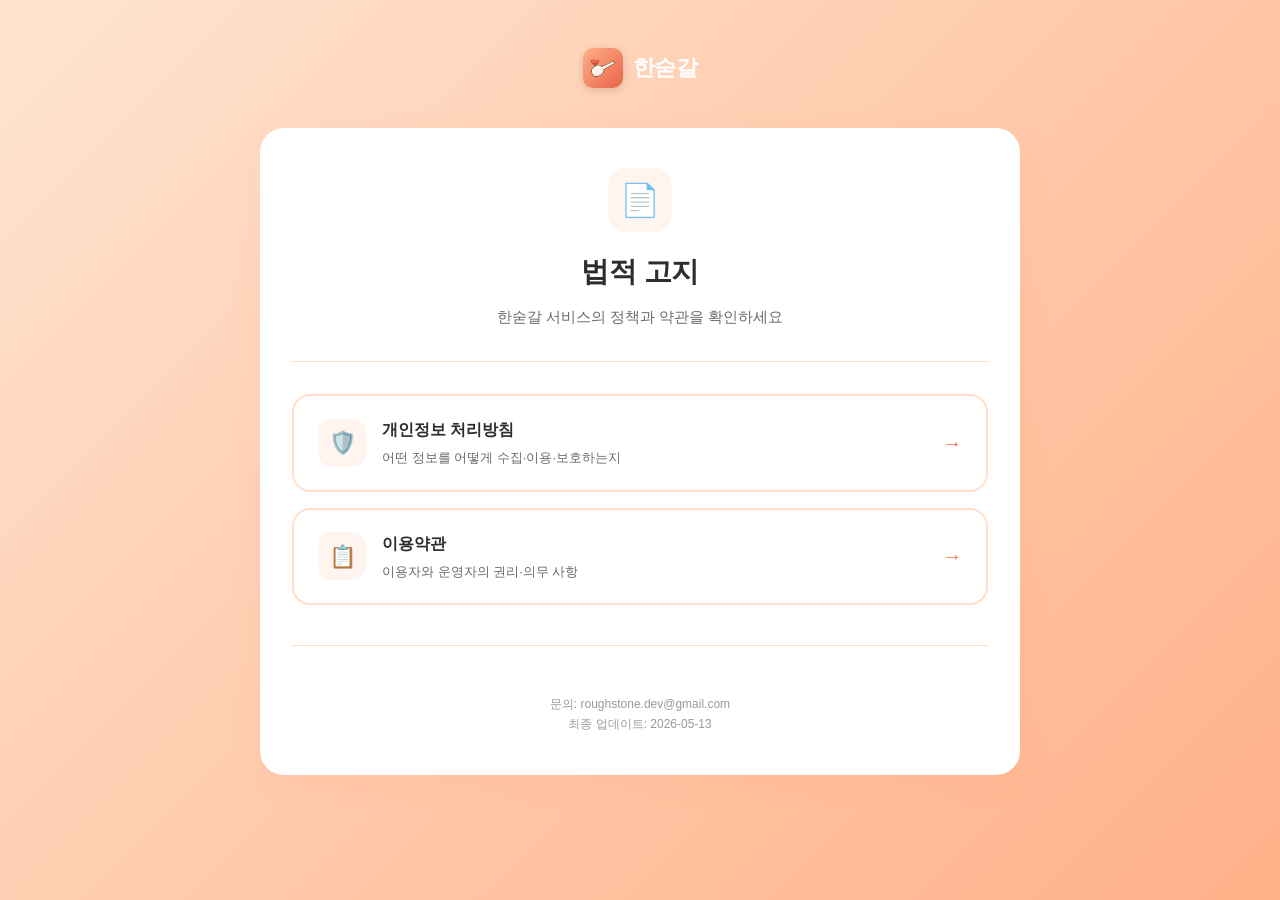
<file: index.html>
<!DOCTYPE html>
<html lang="ko">
<head>
  <meta charset="UTF-8">
  <meta name="viewport" content="width=device-width, initial-scale=1.0">
  <meta name="description" content="한숟갈 - 한 숟갈 한 숟갈 정성스럽게 키워요. 아기 이유식·식단·성장 기록 앱.">
  <meta name="theme-color" content="#F47A5C">
  <title>한숟갈 · 법적 고지</title>
  <link rel="stylesheet" href="style.css">
</head>
<body>
  <div class="container">
    <header class="site-header">
      <a href="index.html" class="site-logo">
        <img src="icon.png" alt="한숟갈" class="site-logo-icon">
        <span>한숟갈</span>
      </a>
    </header>

    <div class="card">
      <div class="hero">
        <div class="hero-icon">📄</div>
        <h1>법적 고지</h1>
        <p>한숟갈 서비스의 정책과 약관을 확인하세요</p>
      </div>

      <div class="index-grid">
        <a href="privacy.html" class="index-link">
          <div class="index-link-icon">🛡️</div>
          <div class="index-link-text">
            <h3>개인정보 처리방침</h3>
            <p>어떤 정보를 어떻게 수집·이용·보호하는지</p>
          </div>
          <div class="index-link-arrow">→</div>
        </a>

        <a href="terms.html" class="index-link">
          <div class="index-link-icon">📋</div>
          <div class="index-link-text">
            <h3>이용약관</h3>
            <p>이용자와 운영자의 권리·의무 사항</p>
          </div>
          <div class="index-link-arrow">→</div>
        </a>
      </div>

      <div class="footer-nav">
        <p class="footer-meta">
          문의: roughstone.dev@gmail.com<br>
          최종 업데이트: 2026-05-13
        </p>
      </div>
    </div>
  </div>
</body>
</html>
</file>
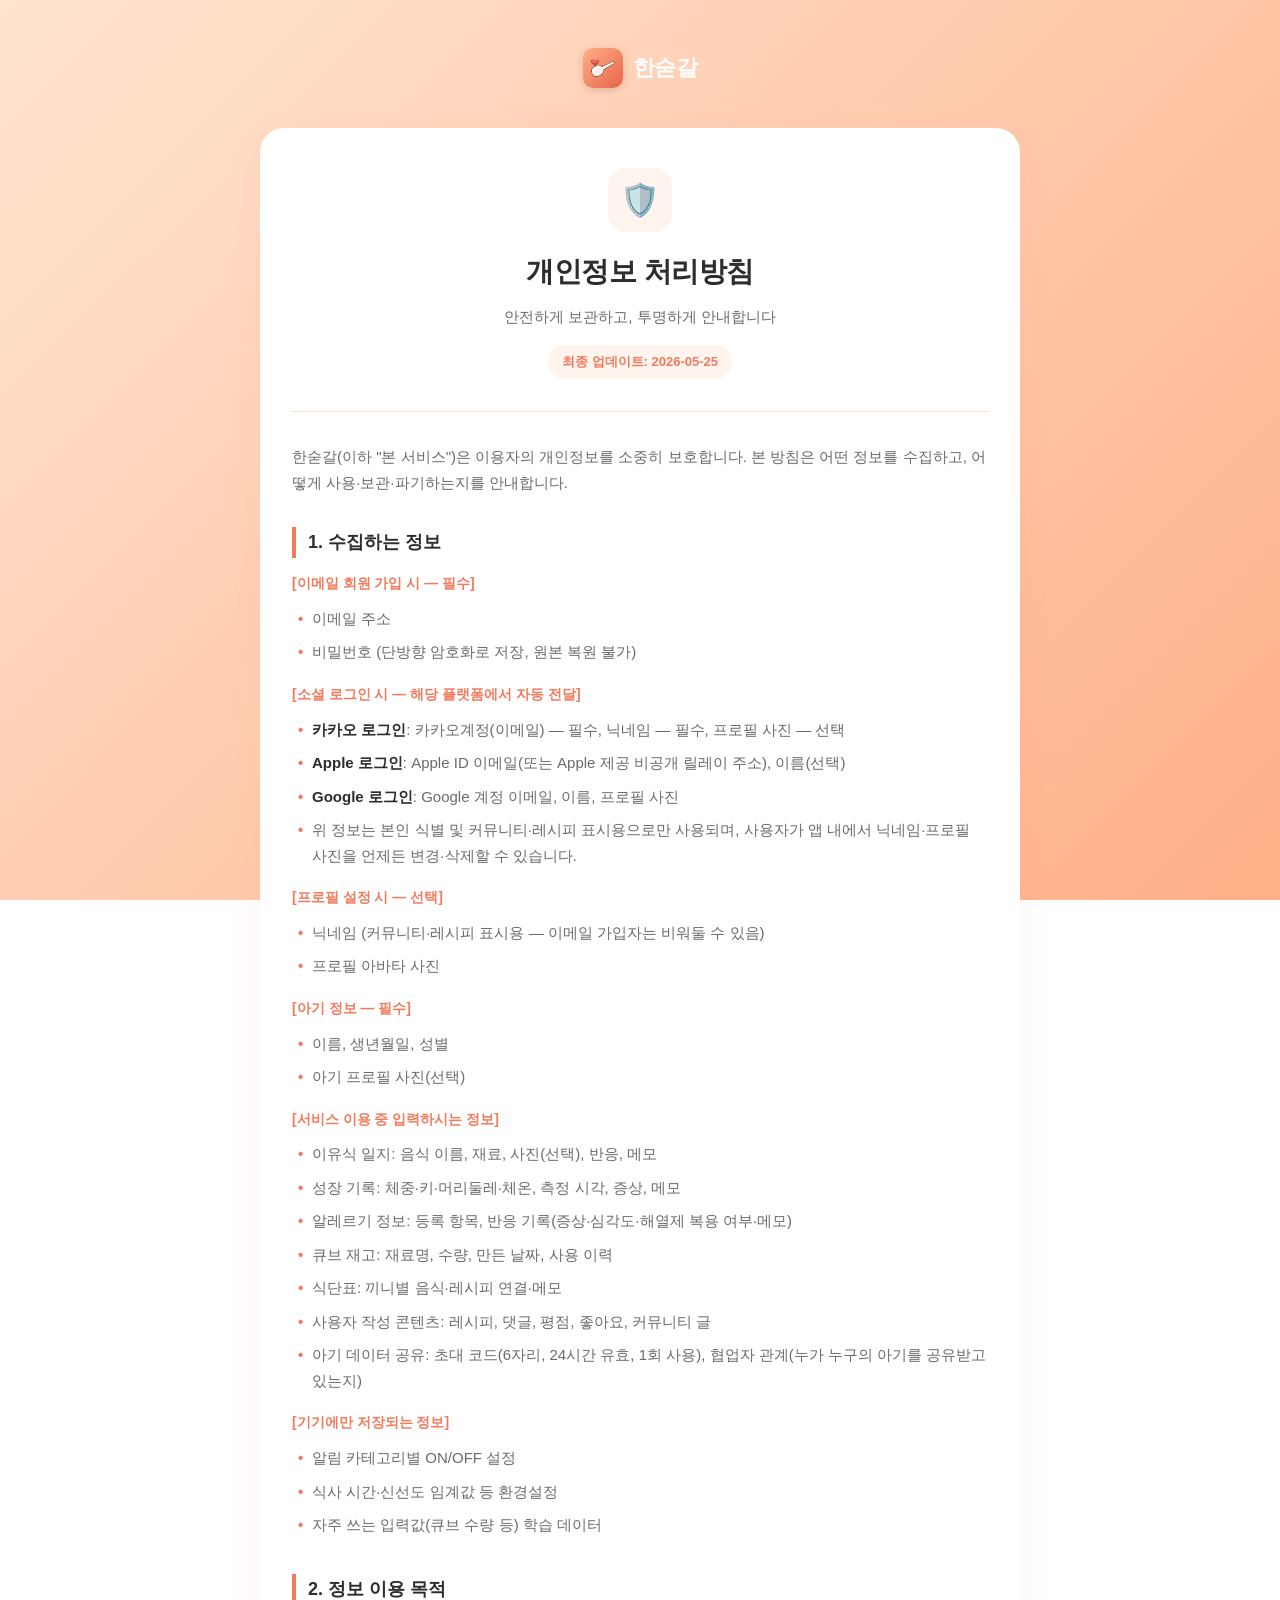
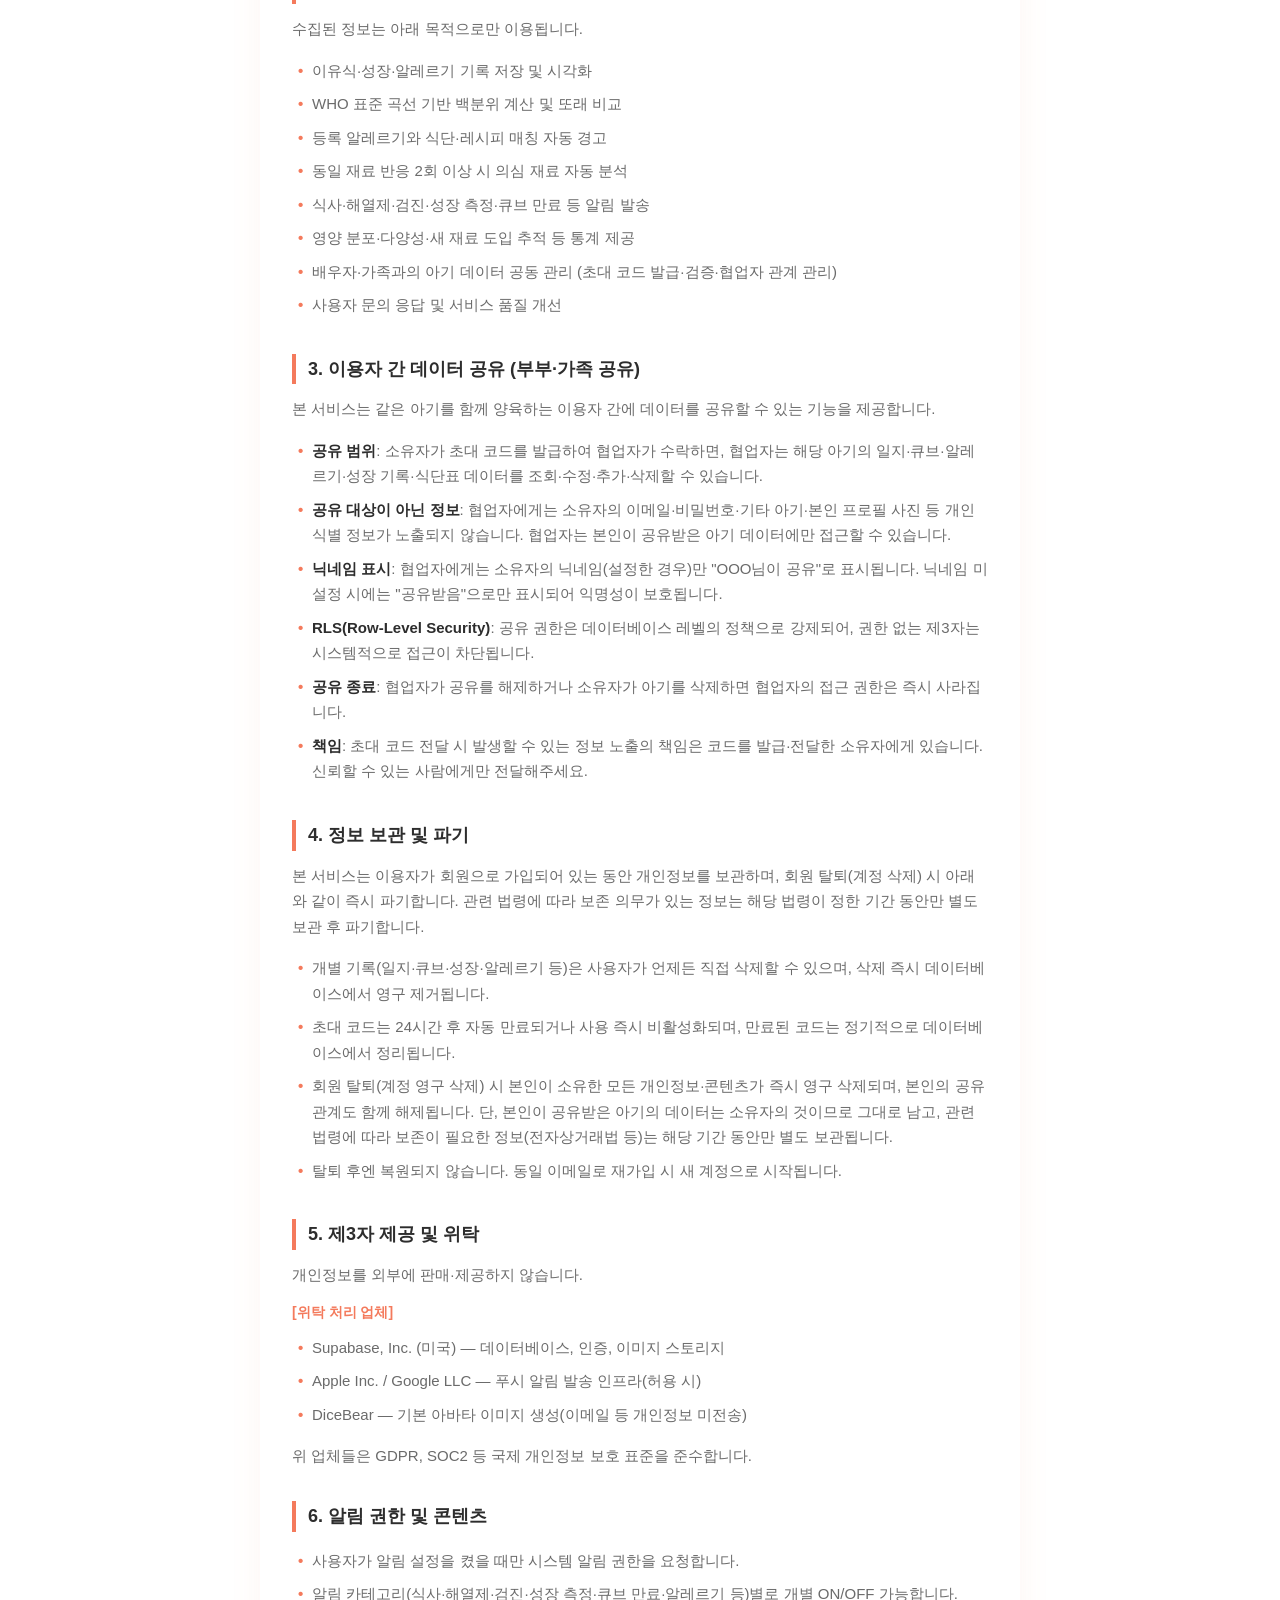
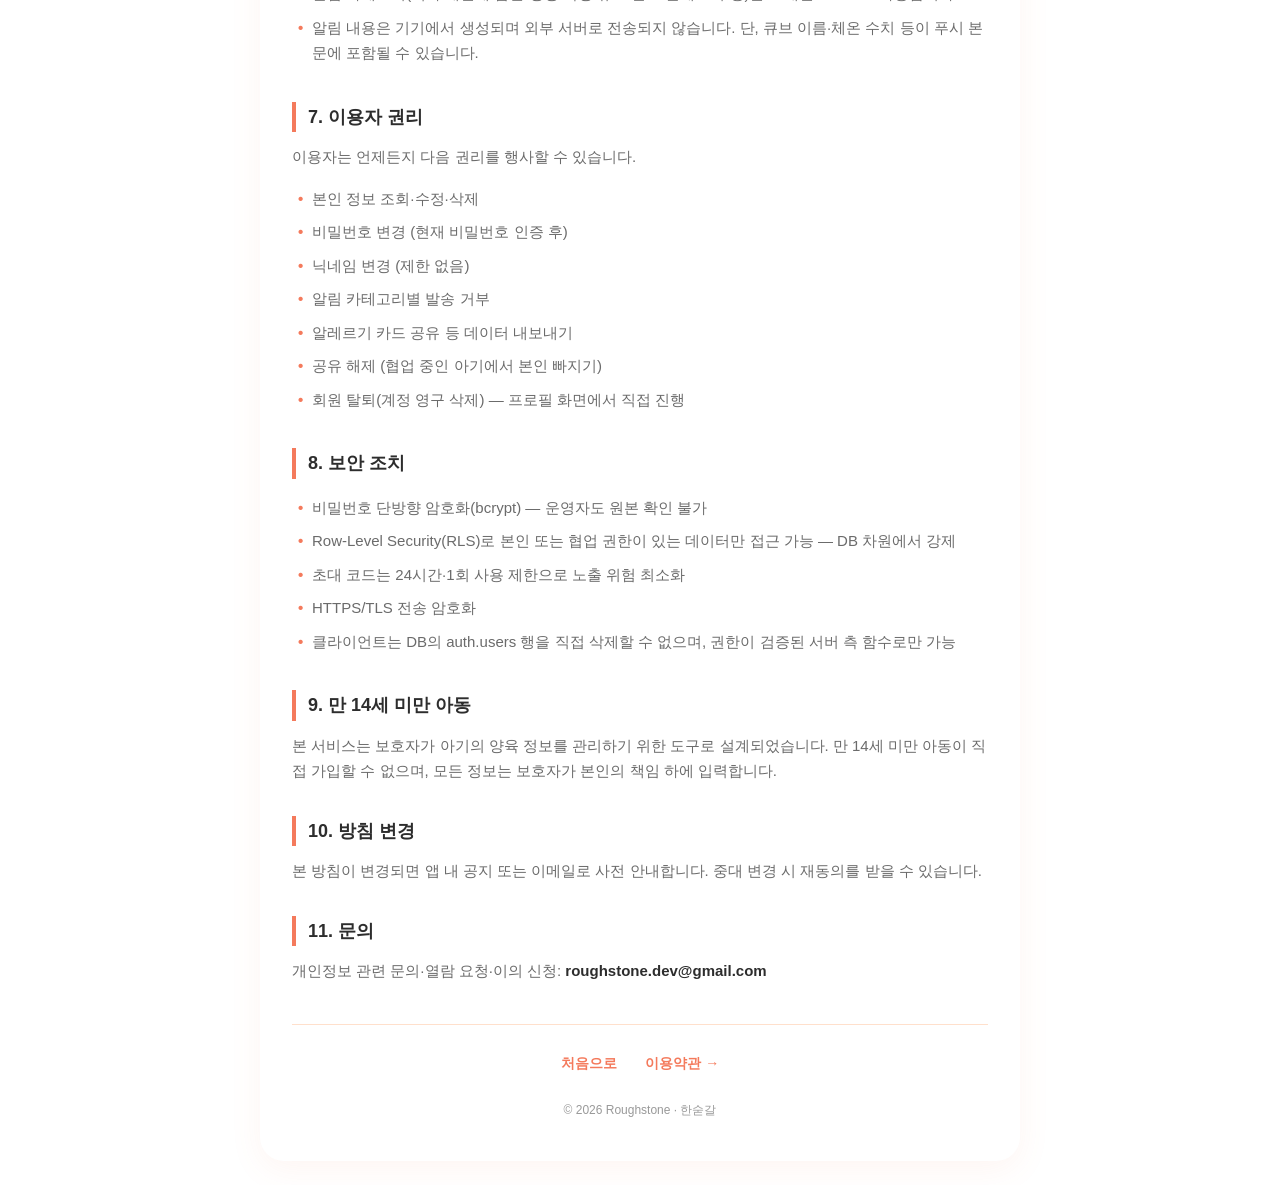
<file: privacy.html>
<!DOCTYPE html>
<html lang="ko">
<head>
  <meta charset="UTF-8">
  <meta name="viewport" content="width=device-width, initial-scale=1.0">
  <meta name="description" content="한숟갈 개인정보 처리방침">
  <meta name="theme-color" content="#F47A5C">
  <title>개인정보 처리방침 · 한숟갈</title>
  <link rel="stylesheet" href="style.css">
</head>
<body>
  <div class="container">
    <header class="site-header">
      <a href="index.html" class="site-logo">
        <img src="icon.png" alt="한숟갈" class="site-logo-icon">
        <span>한숟갈</span>
      </a>
    </header>

    <article class="card">
      <div class="hero">
        <div class="hero-icon">🛡️</div>
        <h1>개인정보 처리방침</h1>
        <p>안전하게 보관하고, 투명하게 안내합니다</p>
        <span class="updated">최종 업데이트: 2026-05-25</span>
      </div>

      <div class="content">
        <p>한숟갈(이하 "본 서비스")은 이용자의 개인정보를 소중히 보호합니다. 본 방침은 어떤 정보를 수집하고, 어떻게 사용·보관·파기하는지를 안내합니다.</p>

        <h2>1. 수집하는 정보</h2>

        <p class="sub-label">[이메일 회원 가입 시 — 필수]</p>
        <ul>
          <li>이메일 주소</li>
          <li>비밀번호 (단방향 암호화로 저장, 원본 복원 불가)</li>
        </ul>

        <p class="sub-label">[소셜 로그인 시 — 해당 플랫폼에서 자동 전달]</p>
        <ul>
          <li><strong>카카오 로그인</strong>: 카카오계정(이메일) — 필수, 닉네임 — 필수, 프로필 사진 — 선택</li>
          <li><strong>Apple 로그인</strong>: Apple ID 이메일(또는 Apple 제공 비공개 릴레이 주소), 이름(선택)</li>
          <li><strong>Google 로그인</strong>: Google 계정 이메일, 이름, 프로필 사진</li>
          <li>위 정보는 본인 식별 및 커뮤니티·레시피 표시용으로만 사용되며, 사용자가 앱 내에서 닉네임·프로필 사진을 언제든 변경·삭제할 수 있습니다.</li>
        </ul>

        <p class="sub-label">[프로필 설정 시 — 선택]</p>
        <ul>
          <li>닉네임 (커뮤니티·레시피 표시용 — 이메일 가입자는 비워둘 수 있음)</li>
          <li>프로필 아바타 사진</li>
        </ul>

        <p class="sub-label">[아기 정보 — 필수]</p>
        <ul>
          <li>이름, 생년월일, 성별</li>
          <li>아기 프로필 사진(선택)</li>
        </ul>

        <p class="sub-label">[서비스 이용 중 입력하시는 정보]</p>
        <ul>
          <li>이유식 일지: 음식 이름, 재료, 사진(선택), 반응, 메모</li>
          <li>성장 기록: 체중·키·머리둘레·체온, 측정 시각, 증상, 메모</li>
          <li>알레르기 정보: 등록 항목, 반응 기록(증상·심각도·해열제 복용 여부·메모)</li>
          <li>큐브 재고: 재료명, 수량, 만든 날짜, 사용 이력</li>
          <li>식단표: 끼니별 음식·레시피 연결·메모</li>
          <li>사용자 작성 콘텐츠: 레시피, 댓글, 평점, 좋아요, 커뮤니티 글</li>
          <li>아기 데이터 공유: 초대 코드(6자리, 24시간 유효, 1회 사용), 협업자 관계(누가 누구의 아기를 공유받고 있는지)</li>
        </ul>

        <p class="sub-label">[기기에만 저장되는 정보]</p>
        <ul>
          <li>알림 카테고리별 ON/OFF 설정</li>
          <li>식사 시간·신선도 임계값 등 환경설정</li>
          <li>자주 쓰는 입력값(큐브 수량 등) 학습 데이터</li>
        </ul>

        <h2>2. 정보 이용 목적</h2>
        <p>수집된 정보는 아래 목적으로만 이용됩니다.</p>
        <ul>
          <li>이유식·성장·알레르기 기록 저장 및 시각화</li>
          <li>WHO 표준 곡선 기반 백분위 계산 및 또래 비교</li>
          <li>등록 알레르기와 식단·레시피 매칭 자동 경고</li>
          <li>동일 재료 반응 2회 이상 시 의심 재료 자동 분석</li>
          <li>식사·해열제·검진·성장 측정·큐브 만료 등 알림 발송</li>
          <li>영양 분포·다양성·새 재료 도입 추적 등 통계 제공</li>
          <li>배우자·가족과의 아기 데이터 공동 관리 (초대 코드 발급·검증·협업자 관계 관리)</li>
          <li>사용자 문의 응답 및 서비스 품질 개선</li>
        </ul>

        <h2>3. 이용자 간 데이터 공유 (부부·가족 공유)</h2>
        <p>본 서비스는 같은 아기를 함께 양육하는 이용자 간에 데이터를 공유할 수 있는 기능을 제공합니다.</p>
        <ul>
          <li><strong>공유 범위</strong>: 소유자가 초대 코드를 발급하여 협업자가 수락하면, 협업자는 해당 아기의 일지·큐브·알레르기·성장 기록·식단표 데이터를 조회·수정·추가·삭제할 수 있습니다.</li>
          <li><strong>공유 대상이 아닌 정보</strong>: 협업자에게는 소유자의 이메일·비밀번호·기타 아기·본인 프로필 사진 등 개인 식별 정보가 노출되지 않습니다. 협업자는 본인이 공유받은 아기 데이터에만 접근할 수 있습니다.</li>
          <li><strong>닉네임 표시</strong>: 협업자에게는 소유자의 닉네임(설정한 경우)만 "OOO님이 공유"로 표시됩니다. 닉네임 미설정 시에는 "공유받음"으로만 표시되어 익명성이 보호됩니다.</li>
          <li><strong>RLS(Row-Level Security)</strong>: 공유 권한은 데이터베이스 레벨의 정책으로 강제되어, 권한 없는 제3자는 시스템적으로 접근이 차단됩니다.</li>
          <li><strong>공유 종료</strong>: 협업자가 공유를 해제하거나 소유자가 아기를 삭제하면 협업자의 접근 권한은 즉시 사라집니다.</li>
          <li><strong>책임</strong>: 초대 코드 전달 시 발생할 수 있는 정보 노출의 책임은 코드를 발급·전달한 소유자에게 있습니다. 신뢰할 수 있는 사람에게만 전달해주세요.</li>
        </ul>

        <h2>4. 정보 보관 및 파기</h2>
        <p>본 서비스는 이용자가 회원으로 가입되어 있는 동안 개인정보를 보관하며, 회원 탈퇴(계정 삭제) 시 아래와 같이 즉시 파기합니다. 관련 법령에 따라 보존 의무가 있는 정보는 해당 법령이 정한 기간 동안만 별도 보관 후 파기합니다.</p>
        <ul>
          <li>개별 기록(일지·큐브·성장·알레르기 등)은 사용자가 언제든 직접 삭제할 수 있으며, 삭제 즉시 데이터베이스에서 영구 제거됩니다.</li>
          <li>초대 코드는 24시간 후 자동 만료되거나 사용 즉시 비활성화되며, 만료된 코드는 정기적으로 데이터베이스에서 정리됩니다.</li>
          <li>회원 탈퇴(계정 영구 삭제) 시 본인이 소유한 모든 개인정보·콘텐츠가 즉시 영구 삭제되며, 본인의 공유 관계도 함께 해제됩니다. 단, 본인이 공유받은 아기의 데이터는 소유자의 것이므로 그대로 남고, 관련 법령에 따라 보존이 필요한 정보(전자상거래법 등)는 해당 기간 동안만 별도 보관됩니다.</li>
          <li>탈퇴 후엔 복원되지 않습니다. 동일 이메일로 재가입 시 새 계정으로 시작됩니다.</li>
        </ul>

        <h2>5. 제3자 제공 및 위탁</h2>
        <p>개인정보를 외부에 판매·제공하지 않습니다.</p>

        <p class="sub-label">[위탁 처리 업체]</p>
        <ul>
          <li>Supabase, Inc. (미국) — 데이터베이스, 인증, 이미지 스토리지</li>
          <li>Apple Inc. / Google LLC — 푸시 알림 발송 인프라(허용 시)</li>
          <li>DiceBear — 기본 아바타 이미지 생성(이메일 등 개인정보 미전송)</li>
        </ul>
        <p>위 업체들은 GDPR, SOC2 등 국제 개인정보 보호 표준을 준수합니다.</p>

        <h2>6. 알림 권한 및 콘텐츠</h2>
        <ul>
          <li>사용자가 알림 설정을 켰을 때만 시스템 알림 권한을 요청합니다.</li>
          <li>알림 카테고리(식사·해열제·검진·성장 측정·큐브 만료·알레르기 등)별로 개별 ON/OFF 가능합니다.</li>
          <li>알림 내용은 기기에서 생성되며 외부 서버로 전송되지 않습니다. 단, 큐브 이름·체온 수치 등이 푸시 본문에 포함될 수 있습니다.</li>
        </ul>

        <h2>7. 이용자 권리</h2>
        <p>이용자는 언제든지 다음 권리를 행사할 수 있습니다.</p>
        <ul>
          <li>본인 정보 조회·수정·삭제</li>
          <li>비밀번호 변경 (현재 비밀번호 인증 후)</li>
          <li>닉네임 변경 (제한 없음)</li>
          <li>알림 카테고리별 발송 거부</li>
          <li>알레르기 카드 공유 등 데이터 내보내기</li>
          <li>공유 해제 (협업 중인 아기에서 본인 빠지기)</li>
          <li>회원 탈퇴(계정 영구 삭제) — 프로필 화면에서 직접 진행</li>
        </ul>

        <h2>8. 보안 조치</h2>
        <ul>
          <li>비밀번호 단방향 암호화(bcrypt) — 운영자도 원본 확인 불가</li>
          <li>Row-Level Security(RLS)로 본인 또는 협업 권한이 있는 데이터만 접근 가능 — DB 차원에서 강제</li>
          <li>초대 코드는 24시간·1회 사용 제한으로 노출 위험 최소화</li>
          <li>HTTPS/TLS 전송 암호화</li>
          <li>클라이언트는 DB의 auth.users 행을 직접 삭제할 수 없으며, 권한이 검증된 서버 측 함수로만 가능</li>
        </ul>

        <h2>9. 만 14세 미만 아동</h2>
        <p>본 서비스는 보호자가 아기의 양육 정보를 관리하기 위한 도구로 설계되었습니다. 만 14세 미만 아동이 직접 가입할 수 없으며, 모든 정보는 보호자가 본인의 책임 하에 입력합니다.</p>

        <h2>10. 방침 변경</h2>
        <p>본 방침이 변경되면 앱 내 공지 또는 이메일로 사전 안내합니다. 중대 변경 시 재동의를 받을 수 있습니다.</p>

        <h2>11. 문의</h2>
        <p>개인정보 관련 문의·열람 요청·이의 신청: <strong>roughstone.dev@gmail.com</strong></p>
      </div>

      <nav class="footer-nav">
        <a href="index.html">처음으로</a>
        <a href="terms.html">이용약관 →</a>
        <p class="footer-meta">© 2026 Roughstone · 한숟갈</p>
      </nav>
    </article>
  </div>
</body>
</html>
</file>
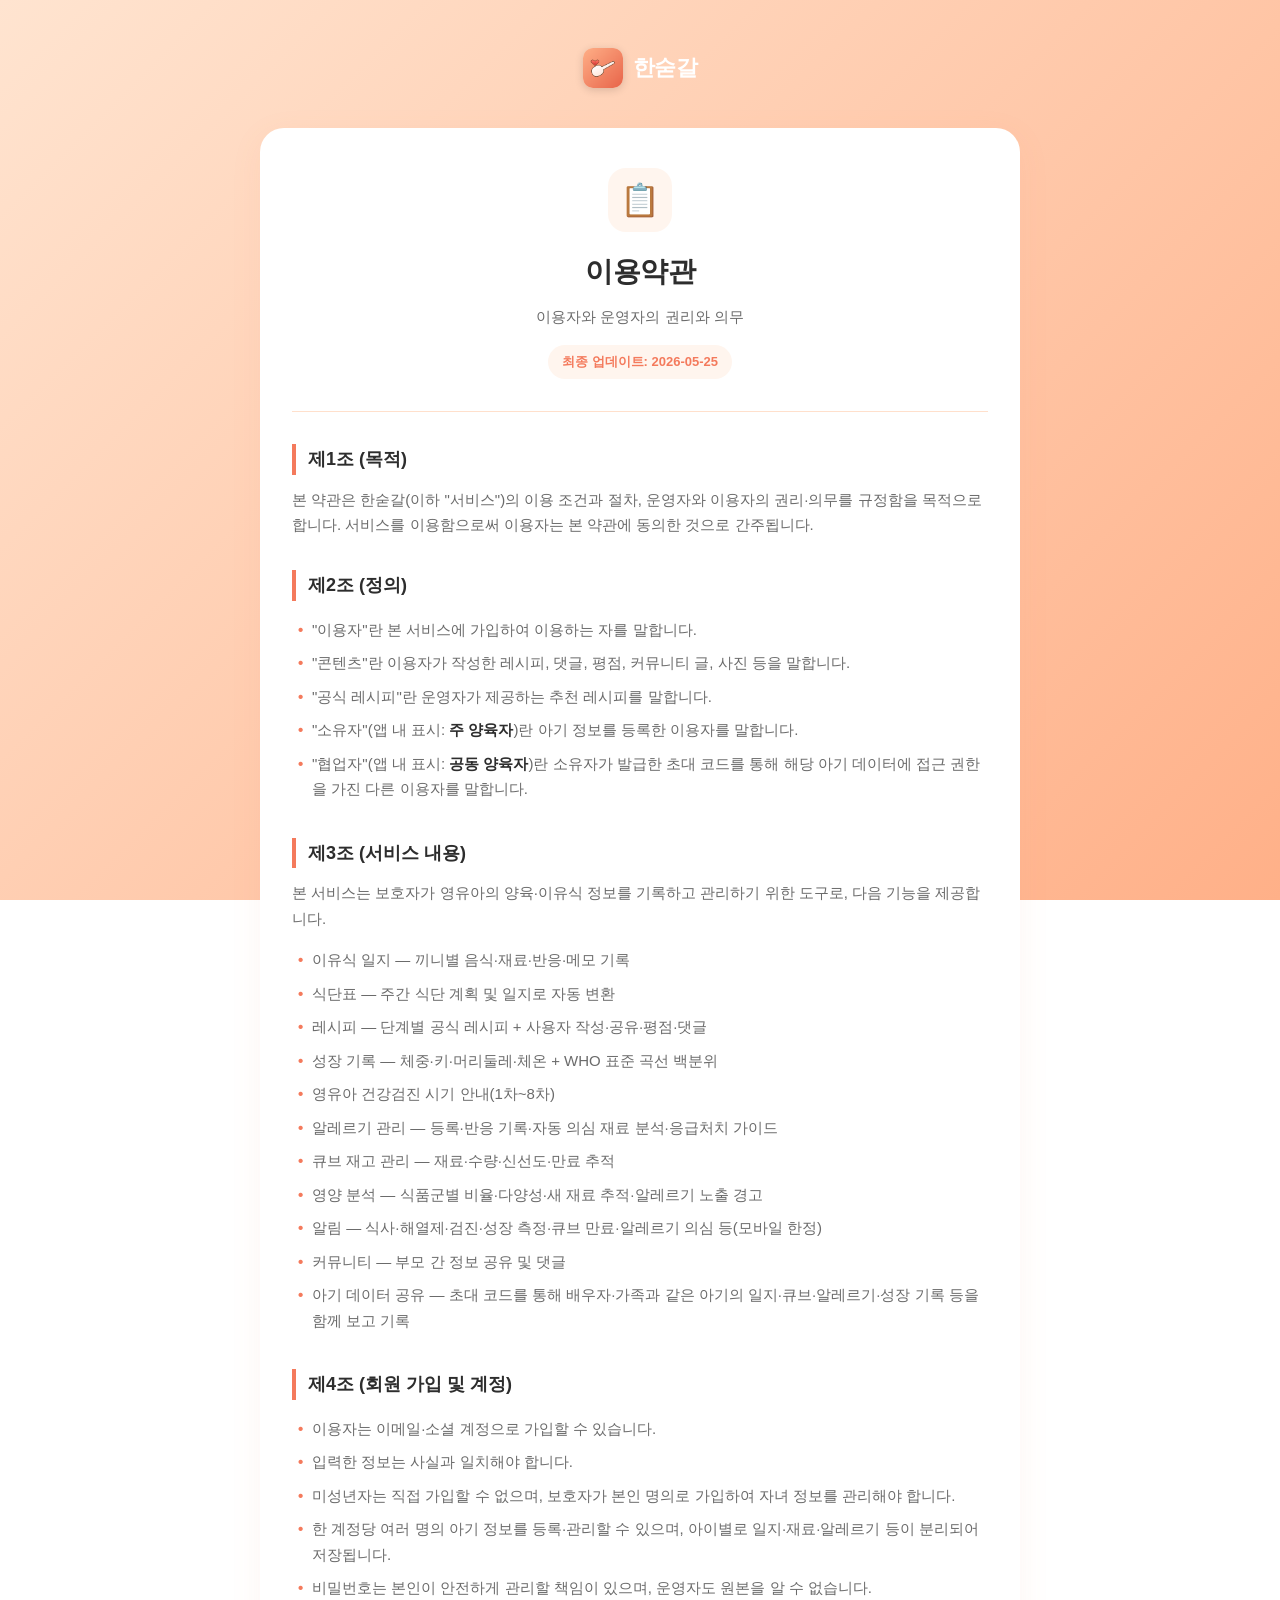
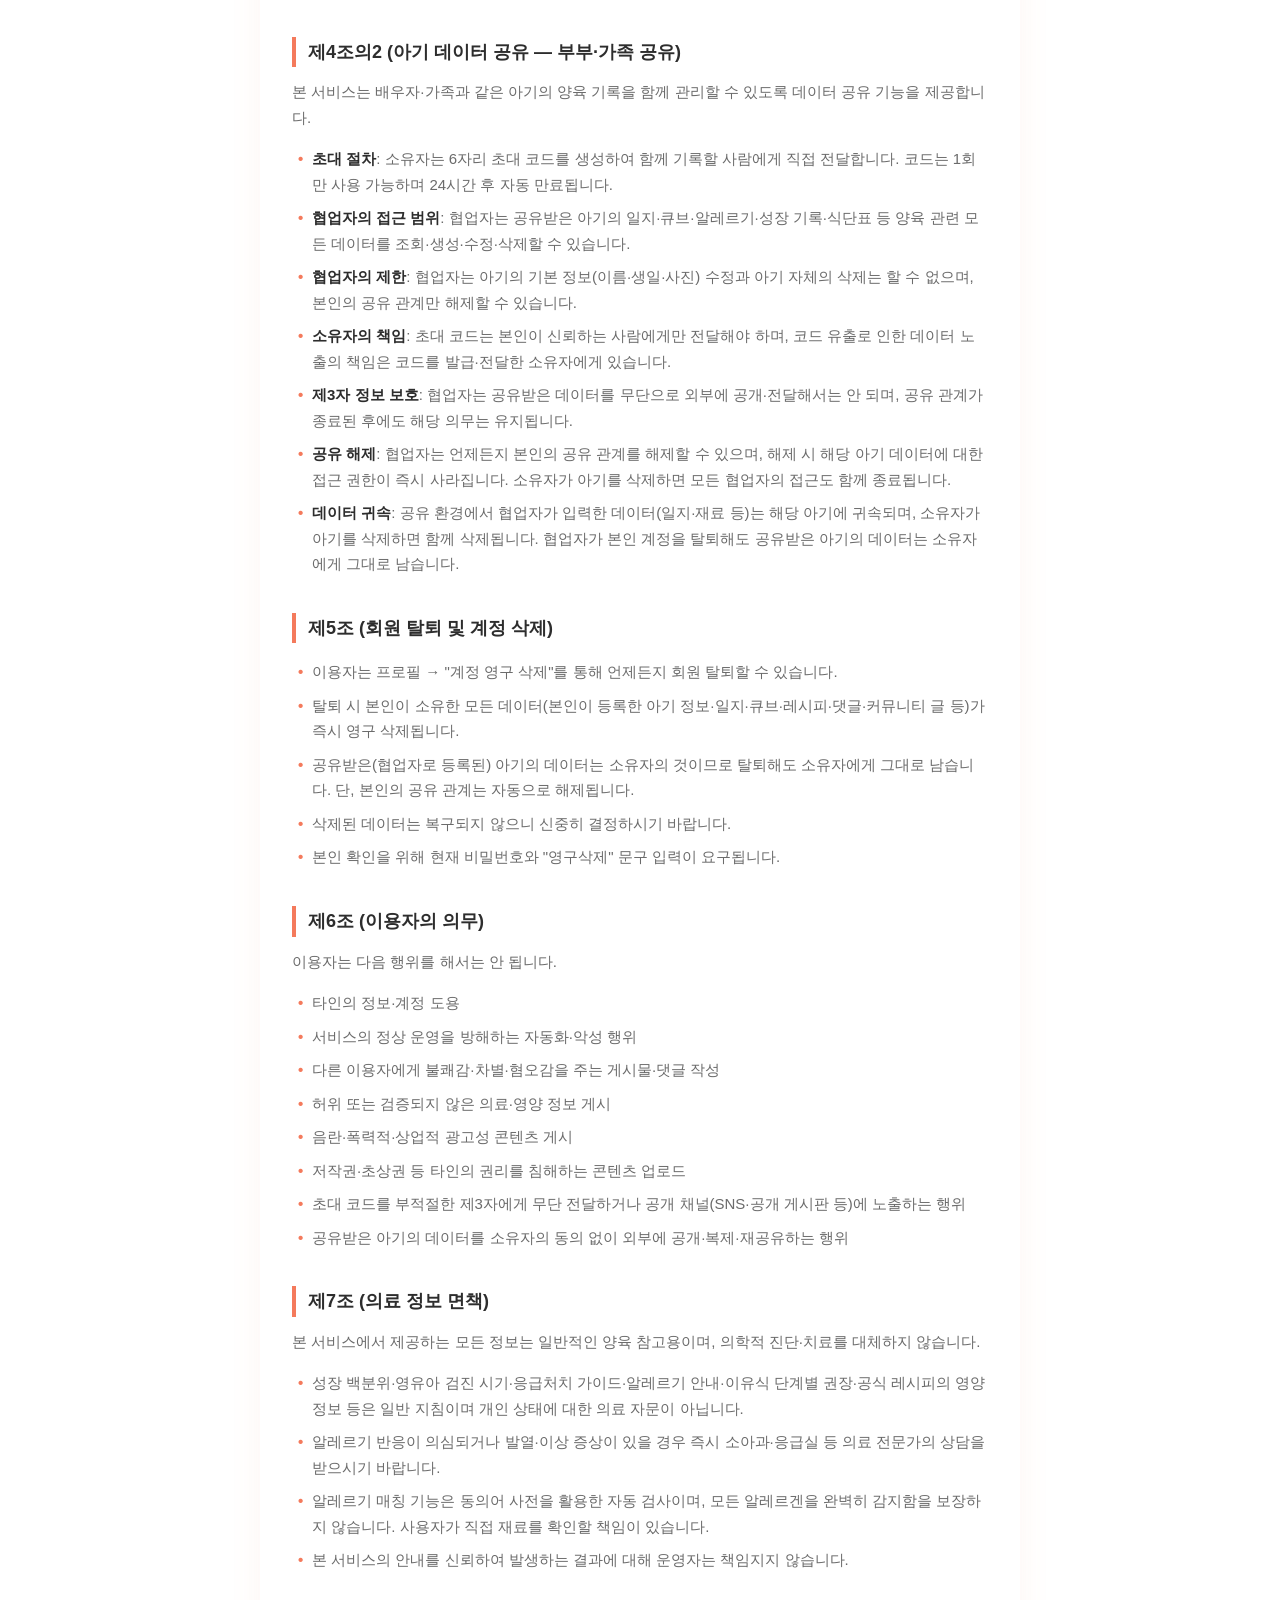
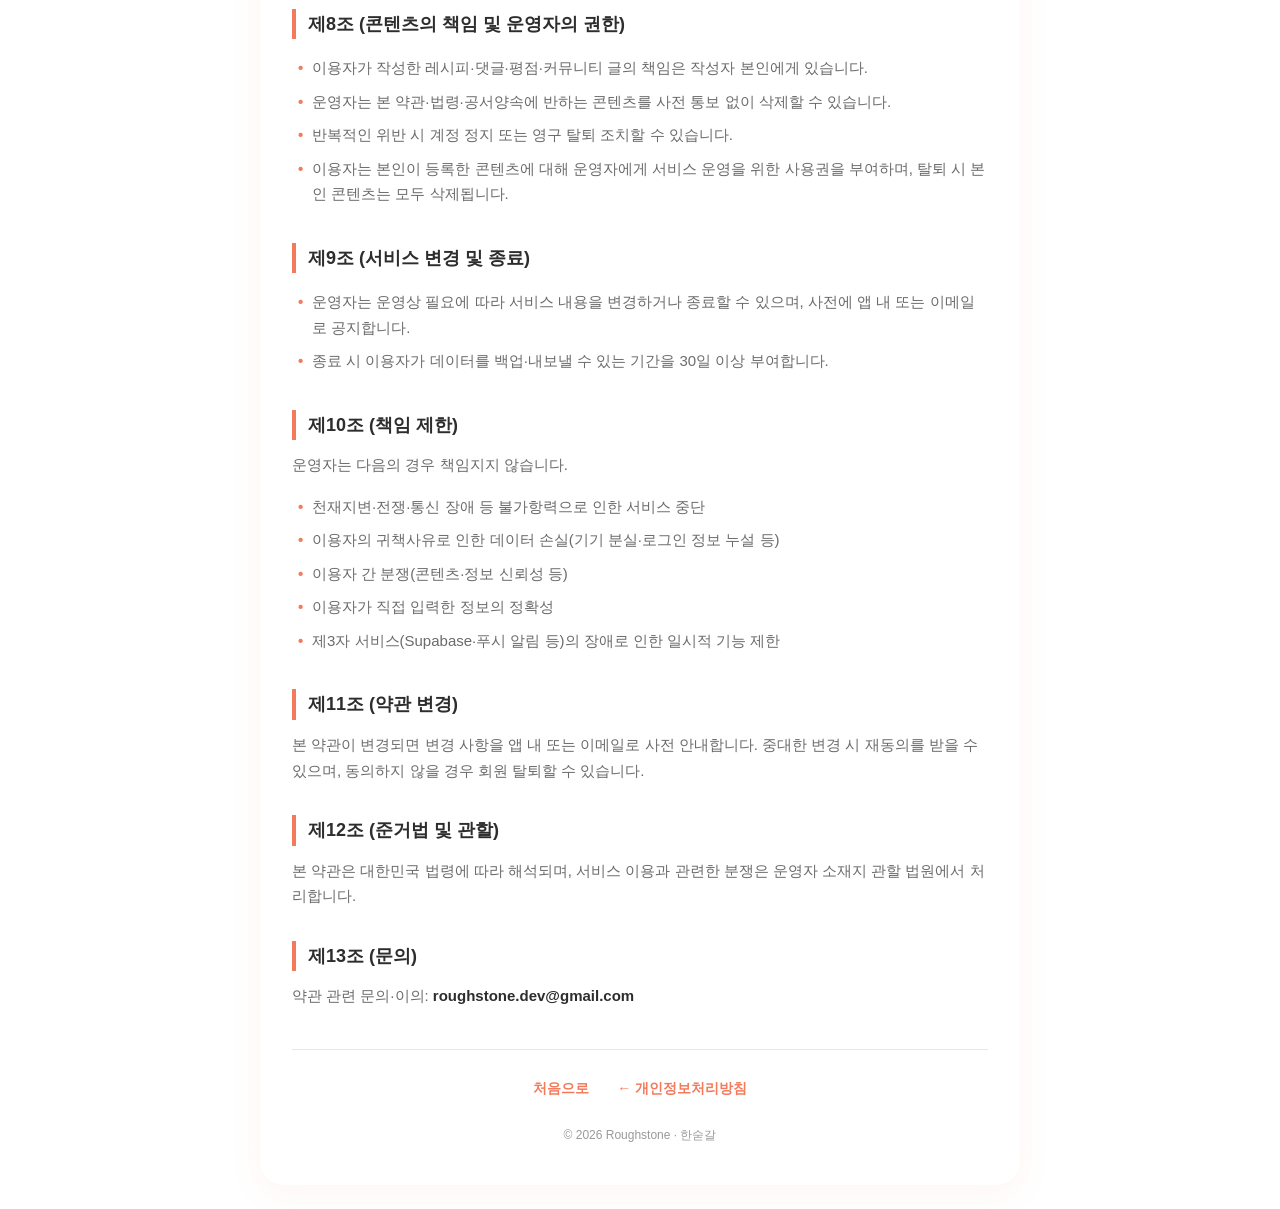
<file: terms.html>
<!DOCTYPE html>
<html lang="ko">
<head>
  <meta charset="UTF-8">
  <meta name="viewport" content="width=device-width, initial-scale=1.0">
  <meta name="description" content="한숟갈 이용약관">
  <meta name="theme-color" content="#F47A5C">
  <title>이용약관 · 한숟갈</title>
  <link rel="stylesheet" href="style.css">
</head>
<body>
  <div class="container">
    <header class="site-header">
      <a href="index.html" class="site-logo">
        <img src="icon.png" alt="한숟갈" class="site-logo-icon">
        <span>한숟갈</span>
      </a>
    </header>

    <article class="card">
      <div class="hero">
        <div class="hero-icon">📋</div>
        <h1>이용약관</h1>
        <p>이용자와 운영자의 권리와 의무</p>
        <span class="updated">최종 업데이트: 2026-05-25</span>
      </div>

      <div class="content">
        <h2>제1조 (목적)</h2>
        <p>본 약관은 한숟갈(이하 "서비스")의 이용 조건과 절차, 운영자와 이용자의 권리·의무를 규정함을 목적으로 합니다. 서비스를 이용함으로써 이용자는 본 약관에 동의한 것으로 간주됩니다.</p>

        <h2>제2조 (정의)</h2>
        <ul>
          <li>"이용자"란 본 서비스에 가입하여 이용하는 자를 말합니다.</li>
          <li>"콘텐츠"란 이용자가 작성한 레시피, 댓글, 평점, 커뮤니티 글, 사진 등을 말합니다.</li>
          <li>"공식 레시피"란 운영자가 제공하는 추천 레시피를 말합니다.</li>
          <li>"소유자"(앱 내 표시: <strong>주 양육자</strong>)란 아기 정보를 등록한 이용자를 말합니다.</li>
          <li>"협업자"(앱 내 표시: <strong>공동 양육자</strong>)란 소유자가 발급한 초대 코드를 통해 해당 아기 데이터에 접근 권한을 가진 다른 이용자를 말합니다.</li>
        </ul>

        <h2>제3조 (서비스 내용)</h2>
        <p>본 서비스는 보호자가 영유아의 양육·이유식 정보를 기록하고 관리하기 위한 도구로, 다음 기능을 제공합니다.</p>
        <ul>
          <li>이유식 일지 — 끼니별 음식·재료·반응·메모 기록</li>
          <li>식단표 — 주간 식단 계획 및 일지로 자동 변환</li>
          <li>레시피 — 단계별 공식 레시피 + 사용자 작성·공유·평점·댓글</li>
          <li>성장 기록 — 체중·키·머리둘레·체온 + WHO 표준 곡선 백분위</li>
          <li>영유아 건강검진 시기 안내(1차~8차)</li>
          <li>알레르기 관리 — 등록·반응 기록·자동 의심 재료 분석·응급처치 가이드</li>
          <li>큐브 재고 관리 — 재료·수량·신선도·만료 추적</li>
          <li>영양 분석 — 식품군별 비율·다양성·새 재료 추적·알레르기 노출 경고</li>
          <li>알림 — 식사·해열제·검진·성장 측정·큐브 만료·알레르기 의심 등(모바일 한정)</li>
          <li>커뮤니티 — 부모 간 정보 공유 및 댓글</li>
          <li>아기 데이터 공유 — 초대 코드를 통해 배우자·가족과 같은 아기의 일지·큐브·알레르기·성장 기록 등을 함께 보고 기록</li>
        </ul>

        <h2>제4조 (회원 가입 및 계정)</h2>
        <ul>
          <li>이용자는 이메일·소셜 계정으로 가입할 수 있습니다.</li>
          <li>입력한 정보는 사실과 일치해야 합니다.</li>
          <li>미성년자는 직접 가입할 수 없으며, 보호자가 본인 명의로 가입하여 자녀 정보를 관리해야 합니다.</li>
          <li>한 계정당 여러 명의 아기 정보를 등록·관리할 수 있으며, 아이별로 일지·재료·알레르기 등이 분리되어 저장됩니다.</li>
          <li>비밀번호는 본인이 안전하게 관리할 책임이 있으며, 운영자도 원본을 알 수 없습니다.</li>
        </ul>

        <h2>제4조의2 (아기 데이터 공유 — 부부·가족 공유)</h2>
        <p>본 서비스는 배우자·가족과 같은 아기의 양육 기록을 함께 관리할 수 있도록 데이터 공유 기능을 제공합니다.</p>
        <ul>
          <li><strong>초대 절차</strong>: 소유자는 6자리 초대 코드를 생성하여 함께 기록할 사람에게 직접 전달합니다. 코드는 1회만 사용 가능하며 24시간 후 자동 만료됩니다.</li>
          <li><strong>협업자의 접근 범위</strong>: 협업자는 공유받은 아기의 일지·큐브·알레르기·성장 기록·식단표 등 양육 관련 모든 데이터를 조회·생성·수정·삭제할 수 있습니다.</li>
          <li><strong>협업자의 제한</strong>: 협업자는 아기의 기본 정보(이름·생일·사진) 수정과 아기 자체의 삭제는 할 수 없으며, 본인의 공유 관계만 해제할 수 있습니다.</li>
          <li><strong>소유자의 책임</strong>: 초대 코드는 본인이 신뢰하는 사람에게만 전달해야 하며, 코드 유출로 인한 데이터 노출의 책임은 코드를 발급·전달한 소유자에게 있습니다.</li>
          <li><strong>제3자 정보 보호</strong>: 협업자는 공유받은 데이터를 무단으로 외부에 공개·전달해서는 안 되며, 공유 관계가 종료된 후에도 해당 의무는 유지됩니다.</li>
          <li><strong>공유 해제</strong>: 협업자는 언제든지 본인의 공유 관계를 해제할 수 있으며, 해제 시 해당 아기 데이터에 대한 접근 권한이 즉시 사라집니다. 소유자가 아기를 삭제하면 모든 협업자의 접근도 함께 종료됩니다.</li>
          <li><strong>데이터 귀속</strong>: 공유 환경에서 협업자가 입력한 데이터(일지·재료 등)는 해당 아기에 귀속되며, 소유자가 아기를 삭제하면 함께 삭제됩니다. 협업자가 본인 계정을 탈퇴해도 공유받은 아기의 데이터는 소유자에게 그대로 남습니다.</li>
        </ul>

        <h2>제5조 (회원 탈퇴 및 계정 삭제)</h2>
        <ul>
          <li>이용자는 프로필 → "계정 영구 삭제"를 통해 언제든지 회원 탈퇴할 수 있습니다.</li>
          <li>탈퇴 시 본인이 소유한 모든 데이터(본인이 등록한 아기 정보·일지·큐브·레시피·댓글·커뮤니티 글 등)가 즉시 영구 삭제됩니다.</li>
          <li>공유받은(협업자로 등록된) 아기의 데이터는 소유자의 것이므로 탈퇴해도 소유자에게 그대로 남습니다. 단, 본인의 공유 관계는 자동으로 해제됩니다.</li>
          <li>삭제된 데이터는 복구되지 않으니 신중히 결정하시기 바랍니다.</li>
          <li>본인 확인을 위해 현재 비밀번호와 "영구삭제" 문구 입력이 요구됩니다.</li>
        </ul>

        <h2>제6조 (이용자의 의무)</h2>
        <p>이용자는 다음 행위를 해서는 안 됩니다.</p>
        <ul>
          <li>타인의 정보·계정 도용</li>
          <li>서비스의 정상 운영을 방해하는 자동화·악성 행위</li>
          <li>다른 이용자에게 불쾌감·차별·혐오감을 주는 게시물·댓글 작성</li>
          <li>허위 또는 검증되지 않은 의료·영양 정보 게시</li>
          <li>음란·폭력적·상업적 광고성 콘텐츠 게시</li>
          <li>저작권·초상권 등 타인의 권리를 침해하는 콘텐츠 업로드</li>
          <li>초대 코드를 부적절한 제3자에게 무단 전달하거나 공개 채널(SNS·공개 게시판 등)에 노출하는 행위</li>
          <li>공유받은 아기의 데이터를 소유자의 동의 없이 외부에 공개·복제·재공유하는 행위</li>
        </ul>

        <h2>제7조 (의료 정보 면책)</h2>
        <p>본 서비스에서 제공하는 모든 정보는 일반적인 양육 참고용이며, 의학적 진단·치료를 대체하지 않습니다.</p>
        <ul>
          <li>성장 백분위·영유아 검진 시기·응급처치 가이드·알레르기 안내·이유식 단계별 권장·공식 레시피의 영양 정보 등은 일반 지침이며 개인 상태에 대한 의료 자문이 아닙니다.</li>
          <li>알레르기 반응이 의심되거나 발열·이상 증상이 있을 경우 즉시 소아과·응급실 등 의료 전문가의 상담을 받으시기 바랍니다.</li>
          <li>알레르기 매칭 기능은 동의어 사전을 활용한 자동 검사이며, 모든 알레르겐을 완벽히 감지함을 보장하지 않습니다. 사용자가 직접 재료를 확인할 책임이 있습니다.</li>
          <li>본 서비스의 안내를 신뢰하여 발생하는 결과에 대해 운영자는 책임지지 않습니다.</li>
        </ul>

        <h2>제8조 (콘텐츠의 책임 및 운영자의 권한)</h2>
        <ul>
          <li>이용자가 작성한 레시피·댓글·평점·커뮤니티 글의 책임은 작성자 본인에게 있습니다.</li>
          <li>운영자는 본 약관·법령·공서양속에 반하는 콘텐츠를 사전 통보 없이 삭제할 수 있습니다.</li>
          <li>반복적인 위반 시 계정 정지 또는 영구 탈퇴 조치할 수 있습니다.</li>
          <li>이용자는 본인이 등록한 콘텐츠에 대해 운영자에게 서비스 운영을 위한 사용권을 부여하며, 탈퇴 시 본인 콘텐츠는 모두 삭제됩니다.</li>
        </ul>

        <h2>제9조 (서비스 변경 및 종료)</h2>
        <ul>
          <li>운영자는 운영상 필요에 따라 서비스 내용을 변경하거나 종료할 수 있으며, 사전에 앱 내 또는 이메일로 공지합니다.</li>
          <li>종료 시 이용자가 데이터를 백업·내보낼 수 있는 기간을 30일 이상 부여합니다.</li>
        </ul>

        <h2>제10조 (책임 제한)</h2>
        <p>운영자는 다음의 경우 책임지지 않습니다.</p>
        <ul>
          <li>천재지변·전쟁·통신 장애 등 불가항력으로 인한 서비스 중단</li>
          <li>이용자의 귀책사유로 인한 데이터 손실(기기 분실·로그인 정보 누설 등)</li>
          <li>이용자 간 분쟁(콘텐츠·정보 신뢰성 등)</li>
          <li>이용자가 직접 입력한 정보의 정확성</li>
          <li>제3자 서비스(Supabase·푸시 알림 등)의 장애로 인한 일시적 기능 제한</li>
        </ul>

        <h2>제11조 (약관 변경)</h2>
        <p>본 약관이 변경되면 변경 사항을 앱 내 또는 이메일로 사전 안내합니다. 중대한 변경 시 재동의를 받을 수 있으며, 동의하지 않을 경우 회원 탈퇴할 수 있습니다.</p>

        <h2>제12조 (준거법 및 관할)</h2>
        <p>본 약관은 대한민국 법령에 따라 해석되며, 서비스 이용과 관련한 분쟁은 운영자 소재지 관할 법원에서 처리합니다.</p>

        <h2>제13조 (문의)</h2>
        <p>약관 관련 문의·이의: <strong>roughstone.dev@gmail.com</strong></p>
      </div>

      <nav class="footer-nav">
        <a href="index.html">처음으로</a>
        <a href="privacy.html">← 개인정보처리방침</a>
        <p class="footer-meta">© 2026 Roughstone · 한숟갈</p>
      </nav>
    </article>
  </div>
</body>
</html>
</file>
<file: style.css>
/* 한숟갈 - 개인정보처리방침 & 이용약관 */
:root {
  --primary: #F47A5C;
  --primary-light: #FFB088;
  --primary-bg: #FFF5EE;
  --text: #2D2D2D;
  --text-sub: #6B6B6B;
  --text-light: #999;
  --border: #FFE0CC;
  --card: #FFFFFF;
  --shadow: rgba(244, 122, 92, 0.08);
}

* {
  margin: 0;
  padding: 0;
  box-sizing: border-box;
}

html {
  scroll-behavior: smooth;
  -webkit-text-size-adjust: 100%;
}

body {
  font-family: -apple-system, BlinkMacSystemFont, 'Segoe UI', 'Apple SD Gothic Neo',
               'Malgun Gothic', Roboto, 'Helvetica Neue', sans-serif;
  background: linear-gradient(135deg, #FFE4D0 0%, #FFB088 100%);
  background-attachment: fixed;
  color: var(--text);
  line-height: 1.7;
  min-height: 100vh;
  padding: 24px 16px;
}

.container {
  max-width: 760px;
  margin: 0 auto;
}

/* ─── 헤더 ─── */
.site-header {
  text-align: center;
  padding: 24px 0 32px;
}

.site-logo {
  display: inline-flex;
  align-items: center;
  gap: 10px;
  text-decoration: none;
  color: white;
  font-size: 22px;
  font-weight: 800;
  letter-spacing: -0.5px;
}

.site-logo-icon {
  width: 40px;
  height: 40px;
  border-radius: 10px;
  object-fit: cover;
  box-shadow: 0 2px 8px rgba(0, 0, 0, 0.15);
}

/* ─── 카드 ─── */
.card {
  background: var(--card);
  border-radius: 24px;
  padding: 40px 32px;
  box-shadow: 0 8px 32px var(--shadow);
}

/* ─── 히어로 ─── */
.hero {
  text-align: center;
  padding-bottom: 32px;
  border-bottom: 1px solid var(--border);
  margin-bottom: 32px;
}

.hero-icon {
  width: 64px;
  height: 64px;
  margin: 0 auto 16px;
  background: var(--primary-bg);
  border-radius: 18px;
  display: flex;
  align-items: center;
  justify-content: center;
  font-size: 32px;
}

.hero h1 {
  font-size: 28px;
  font-weight: 800;
  color: var(--text);
  margin-bottom: 8px;
  letter-spacing: -0.5px;
}

.hero p {
  font-size: 15px;
  color: var(--text-sub);
}

.updated {
  display: inline-block;
  margin-top: 16px;
  padding: 6px 14px;
  background: var(--primary-bg);
  color: var(--primary);
  font-size: 13px;
  font-weight: 600;
  border-radius: 100px;
}

/* ─── 본문 ─── */
.content h2 {
  font-size: 18px;
  font-weight: 700;
  color: var(--text);
  margin: 32px 0 12px;
  padding-left: 12px;
  border-left: 4px solid var(--primary);
}

.content h2:first-child {
  margin-top: 0;
}

.content p {
  font-size: 15px;
  color: var(--text-sub);
  margin-bottom: 12px;
  white-space: pre-line;
}

.content strong {
  color: var(--text);
  font-weight: 600;
}

.content ul {
  list-style: none;
  padding-left: 0;
  margin-bottom: 12px;
}

.content li {
  font-size: 15px;
  color: var(--text-sub);
  padding: 4px 0 4px 20px;
  position: relative;
}

.content li::before {
  content: '•';
  color: var(--primary);
  position: absolute;
  left: 6px;
  font-weight: 700;
}

.content .sub-label {
  color: var(--primary);
  font-weight: 700;
  font-size: 14px;
  margin-top: 14px;
  margin-bottom: 6px;
}

/* ─── 푸터 네비게이션 ─── */
.footer-nav {
  margin-top: 40px;
  padding-top: 24px;
  border-top: 1px solid var(--border);
  text-align: center;
}

.footer-nav a {
  display: inline-block;
  margin: 0 12px;
  color: var(--primary);
  text-decoration: none;
  font-size: 14px;
  font-weight: 600;
}

.footer-nav a:hover {
  text-decoration: underline;
}

.footer-meta {
  margin-top: 24px;
  font-size: 12px;
  color: var(--text-light);
}

/* ─── 인덱스 페이지 전용 ─── */
.index-grid {
  display: grid;
  gap: 16px;
  margin-top: 24px;
}

.index-link {
  display: flex;
  align-items: center;
  gap: 16px;
  padding: 20px 24px;
  background: var(--card);
  border: 2px solid var(--border);
  border-radius: 18px;
  text-decoration: none;
  color: var(--text);
  transition: all 0.2s;
}

.index-link:hover {
  border-color: var(--primary);
  transform: translateY(-2px);
  box-shadow: 0 8px 24px var(--shadow);
}

.index-link-icon {
  width: 48px;
  height: 48px;
  background: var(--primary-bg);
  border-radius: 14px;
  display: flex;
  align-items: center;
  justify-content: center;
  font-size: 22px;
  flex-shrink: 0;
}

.index-link-text h3 {
  font-size: 16px;
  font-weight: 700;
  margin-bottom: 4px;
}

.index-link-text p {
  font-size: 13px;
  color: var(--text-sub);
}

.index-link-arrow {
  margin-left: auto;
  color: var(--primary);
  font-size: 20px;
}

/* ─── 반응형 ─── */
@media (max-width: 600px) {
  body {
    padding: 16px 12px;
  }
  .card {
    padding: 28px 20px;
    border-radius: 20px;
  }
  .hero h1 {
    font-size: 24px;
  }
  .content h2 {
    font-size: 16px;
  }
}
</file>
